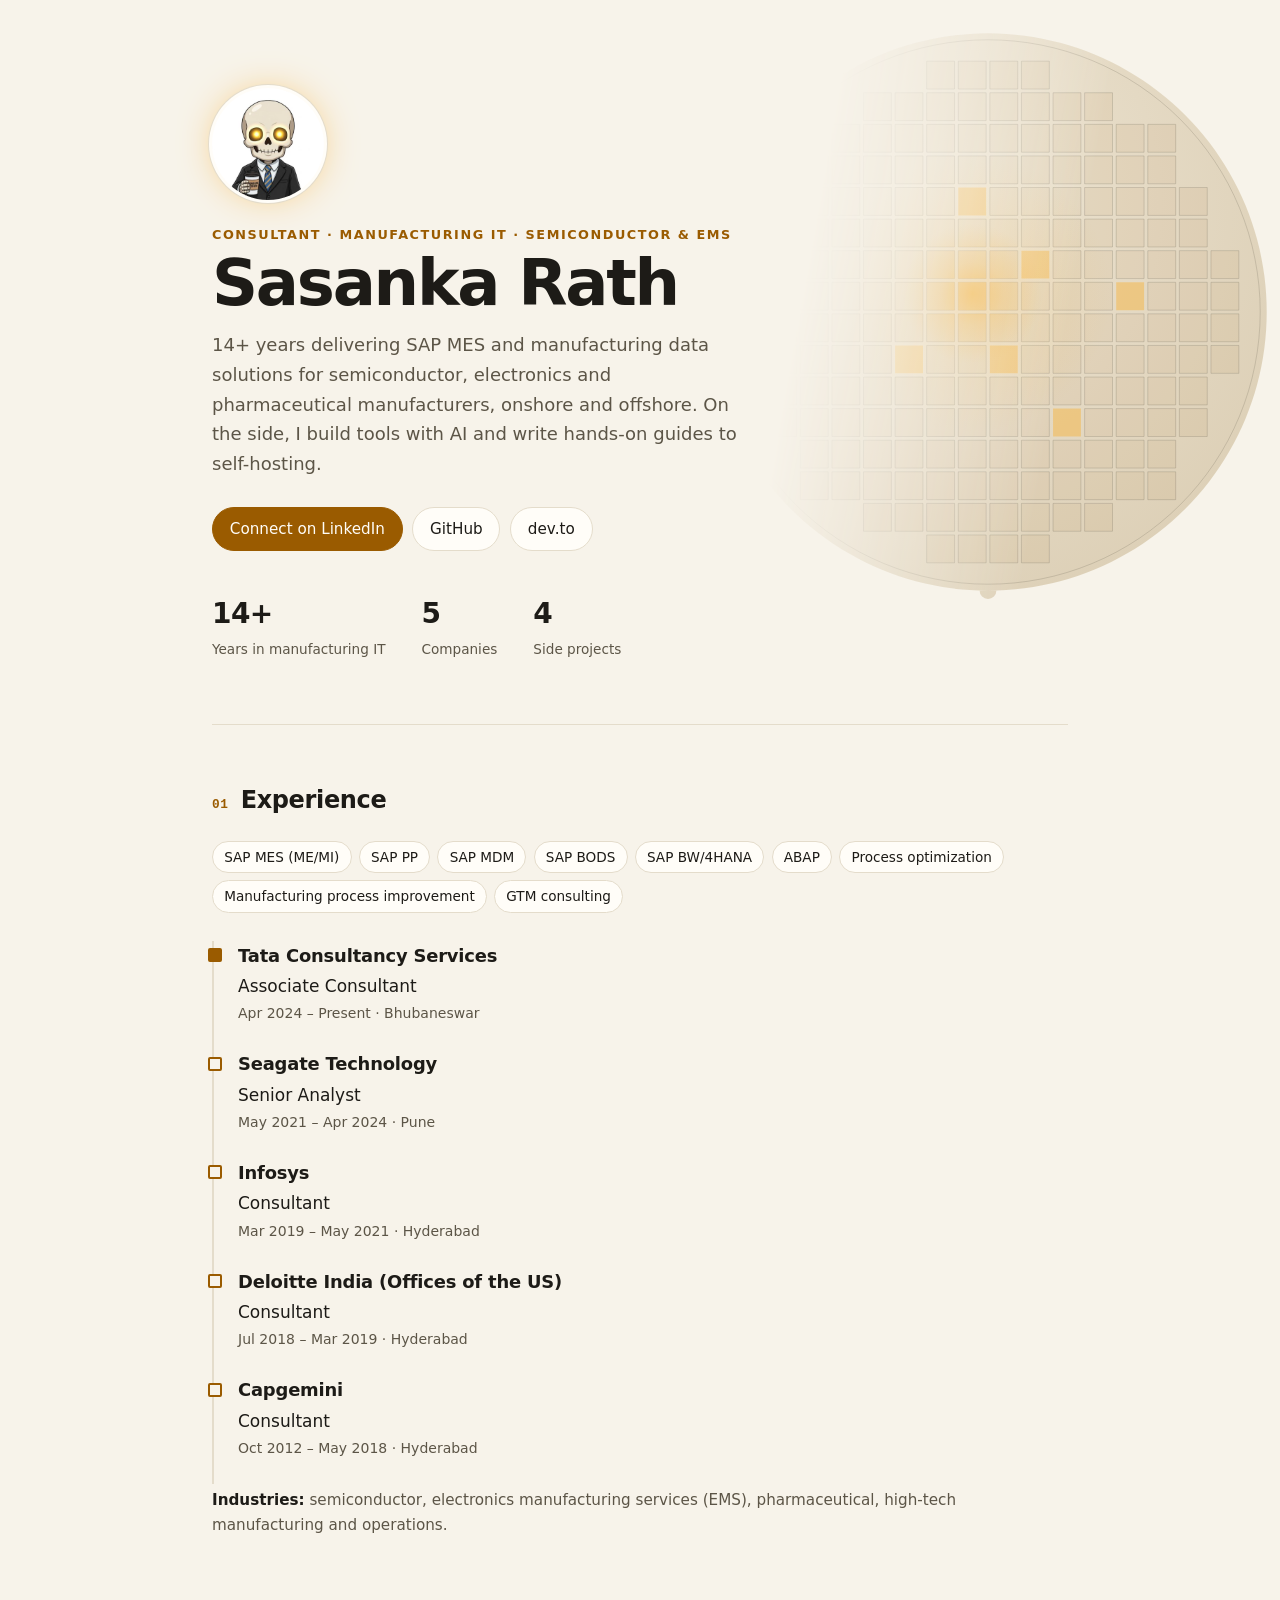
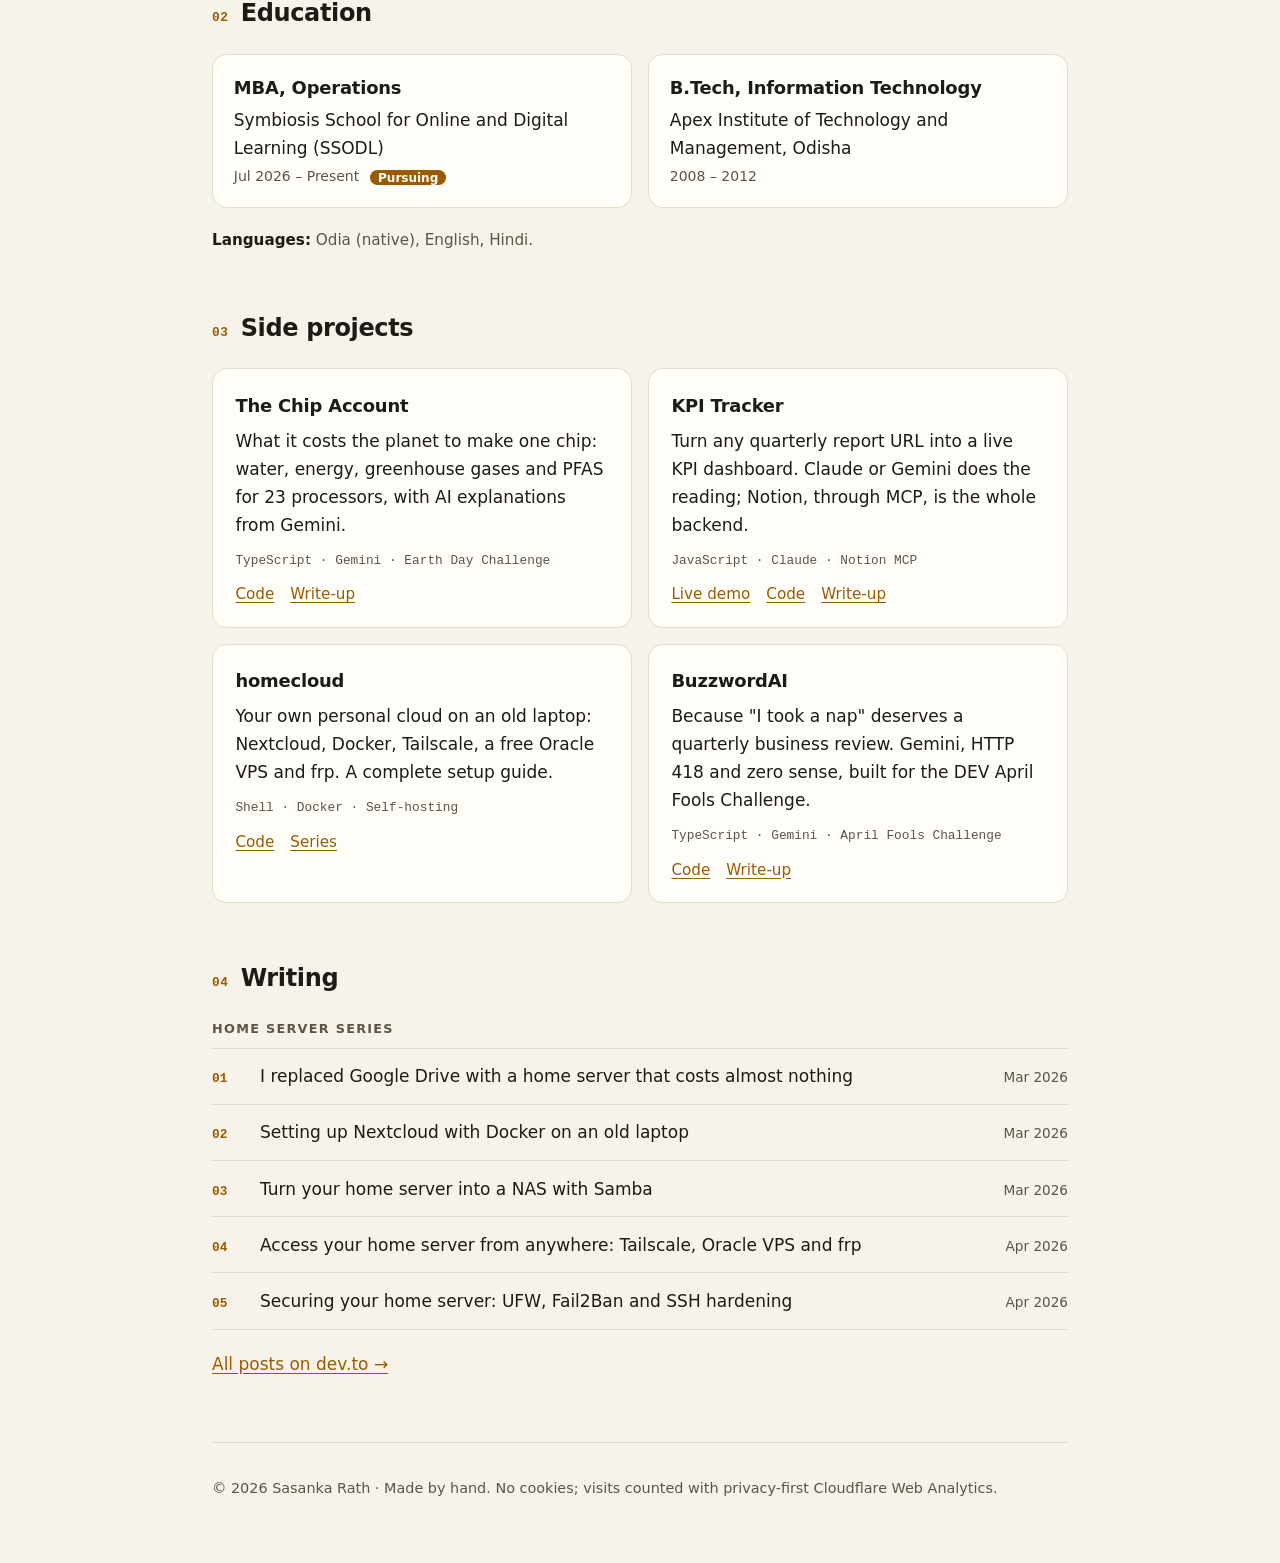
<file: index.html>
<!doctype html>
<html lang="en">
<head>
<meta charset="utf-8">
<meta name="viewport" content="width=device-width, initial-scale=1">
<title>Sasanka Rath · Manufacturing IT consultant (SAP MES, Semiconductor, EMS)</title>
<meta name="description" content="Sasanka Rath is a manufacturing IT consultant with 14+ years in SAP MES (ME/MI), PP, MDM and data management for semiconductor, EMS and pharmaceutical manufacturing. Pursuing an MBA in Operations at SSODL.">
<link rel="canonical" href="https://sasrath.com/">
<meta name="author" content="Sasanka Rath">
<meta name="theme-color" content="#f7f3ea" media="(prefers-color-scheme: light)">
<meta name="theme-color" content="#14120f" media="(prefers-color-scheme: dark)">
<link rel="icon" href="/favicon.svg" type="image/svg+xml">
<link rel="apple-touch-icon" href="/avatar.jpg">
<link rel="stylesheet" href="/styles.css">
<script src="/site.js" defer></script>

<meta property="og:type" content="profile">
<meta property="og:url" content="https://sasrath.com/">
<meta property="og:title" content="Sasanka Rath · Manufacturing IT consultant (SAP MES, Semiconductor, EMS)">
<meta property="og:description" content="Manufacturing IT consultant with 14+ years in SAP MES and data for semiconductor, EMS and pharma. Projects, writing and home-server guides.">
<meta property="og:image" content="https://sasrath.com/avatar.jpg">
<meta property="profile:first_name" content="Sasanka">
<meta property="profile:last_name" content="Rath">
<meta name="twitter:card" content="summary">

<script type="application/ld+json">
{
  "@context": "https://schema.org",
  "@type": "Person",
  "name": "Sasanka Rath",
  "alternateName": ["Sasanka Sekhar Rath", "Skully"],
  "url": "https://sasrath.com/",
  "image": "https://sasrath.com/avatar.jpg",
  "jobTitle": "Consultant, Manufacturing IT (Semiconductor, EMS)",
  "worksFor": {"@type": "Organization", "name": "Tata Consultancy Services"},
  "alumniOf": {"@type": "CollegeOrUniversity", "name": "Apex Institute of Technology and Management"},
  "knowsAbout": ["SAP MES", "SAP ME/MI", "SAP PP", "SAP MDM", "SAP BODS", "SAP BW/4HANA", "ABAP", "Manufacturing process improvement", "Process optimization", "Semiconductor manufacturing", "Electronics manufacturing services"],
  "knowsLanguage": ["Odia", "English", "Hindi"],
  "homeLocation": {"@type": "Place", "name": "Bhubaneswar, Odisha, India"},
  "sameAs": [
    "https://www.linkedin.com/in/sasanka-sekhar-rath-9b4a0a18/",
    "https://github.com/sasrath",
    "https://dev.to/avgskully"
  ]
}
</script>
</head>
<body>
<a class="skip" href="#main">Skip to content</a>

<header class="hero">
<div class="hero-wrap">
  <svg class="wafer" viewBox="0 0 620 620" aria-hidden="true" focusable="false" data-r="246">
  <defs>
    <radialGradient id="wsheen" cx="35%" cy="30%" r="75%"><stop offset="0" class="sheen-a"/><stop offset="1" class="sheen-b"/></radialGradient>
    <radialGradient id="beam"><stop offset="0" class="beam-a"/><stop offset="0.45" class="beam-b"/><stop offset="1" class="beam-c"/></radialGradient>
    <clipPath id="dieclip"><path d="M40 244h30v30h-30zM40 278h30v30h-30zM40 312h30v30h-30zM40 346h30v30h-30zM74 176h30v30h-30zM74 210h30v30h-30zM74 244h30v30h-30zM74 278h30v30h-30zM74 312h30v30h-30zM74 346h30v30h-30zM74 380h30v30h-30zM74 414h30v30h-30zM108 108h30v30h-30zM108 142h30v30h-30zM108 176h30v30h-30zM108 210h30v30h-30zM108 244h30v30h-30zM108 278h30v30h-30zM108 312h30v30h-30zM108 346h30v30h-30zM108 380h30v30h-30zM108 414h30v30h-30zM108 448h30v30h-30zM108 482h30v30h-30zM142 108h30v30h-30zM142 142h30v30h-30zM142 176h30v30h-30zM142 210h30v30h-30zM142 244h30v30h-30zM142 278h30v30h-30zM142 312h30v30h-30zM142 346h30v30h-30zM142 380h30v30h-30zM142 414h30v30h-30zM142 448h30v30h-30zM142 482h30v30h-30zM176 74h30v30h-30zM176 108h30v30h-30zM176 142h30v30h-30zM176 176h30v30h-30zM176 210h30v30h-30zM176 244h30v30h-30zM176 278h30v30h-30zM176 312h30v30h-30zM176 346h30v30h-30zM176 380h30v30h-30zM176 414h30v30h-30zM176 448h30v30h-30zM176 482h30v30h-30zM176 516h30v30h-30zM210 74h30v30h-30zM210 108h30v30h-30zM210 142h30v30h-30zM210 176h30v30h-30zM210 210h30v30h-30zM210 244h30v30h-30zM210 278h30v30h-30zM210 312h30v30h-30zM210 380h30v30h-30zM210 414h30v30h-30zM210 448h30v30h-30zM210 482h30v30h-30zM210 516h30v30h-30zM244 40h30v30h-30zM244 74h30v30h-30zM244 108h30v30h-30zM244 142h30v30h-30zM244 176h30v30h-30zM244 210h30v30h-30zM244 244h30v30h-30zM244 278h30v30h-30zM244 312h30v30h-30zM244 346h30v30h-30zM244 380h30v30h-30zM244 414h30v30h-30zM244 448h30v30h-30zM244 482h30v30h-30zM244 516h30v30h-30zM244 550h30v30h-30zM278 40h30v30h-30zM278 74h30v30h-30zM278 108h30v30h-30zM278 142h30v30h-30zM278 210h30v30h-30zM278 244h30v30h-30zM278 278h30v30h-30zM278 312h30v30h-30zM278 346h30v30h-30zM278 380h30v30h-30zM278 414h30v30h-30zM278 448h30v30h-30zM278 482h30v30h-30zM278 516h30v30h-30zM278 550h30v30h-30zM312 40h30v30h-30zM312 74h30v30h-30zM312 108h30v30h-30zM312 142h30v30h-30zM312 176h30v30h-30zM312 210h30v30h-30zM312 244h30v30h-30zM312 278h30v30h-30zM312 312h30v30h-30zM312 380h30v30h-30zM312 414h30v30h-30zM312 448h30v30h-30zM312 482h30v30h-30zM312 516h30v30h-30zM312 550h30v30h-30zM346 40h30v30h-30zM346 74h30v30h-30zM346 108h30v30h-30zM346 142h30v30h-30zM346 176h30v30h-30zM346 210h30v30h-30zM346 278h30v30h-30zM346 312h30v30h-30zM346 346h30v30h-30zM346 380h30v30h-30zM346 414h30v30h-30zM346 448h30v30h-30zM346 482h30v30h-30zM346 516h30v30h-30zM346 550h30v30h-30zM380 74h30v30h-30zM380 108h30v30h-30zM380 142h30v30h-30zM380 176h30v30h-30zM380 210h30v30h-30zM380 244h30v30h-30zM380 278h30v30h-30zM380 312h30v30h-30zM380 346h30v30h-30zM380 380h30v30h-30zM380 448h30v30h-30zM380 482h30v30h-30zM380 516h30v30h-30zM414 74h30v30h-30zM414 108h30v30h-30zM414 142h30v30h-30zM414 176h30v30h-30zM414 210h30v30h-30zM414 244h30v30h-30zM414 278h30v30h-30zM414 312h30v30h-30zM414 346h30v30h-30zM414 380h30v30h-30zM414 414h30v30h-30zM414 448h30v30h-30zM414 482h30v30h-30zM414 516h30v30h-30zM448 108h30v30h-30zM448 142h30v30h-30zM448 176h30v30h-30zM448 210h30v30h-30zM448 244h30v30h-30zM448 312h30v30h-30zM448 346h30v30h-30zM448 380h30v30h-30zM448 414h30v30h-30zM448 448h30v30h-30zM448 482h30v30h-30zM482 108h30v30h-30zM482 142h30v30h-30zM482 176h30v30h-30zM482 210h30v30h-30zM482 244h30v30h-30zM482 278h30v30h-30zM482 312h30v30h-30zM482 346h30v30h-30zM482 380h30v30h-30zM482 414h30v30h-30zM482 448h30v30h-30zM482 482h30v30h-30zM516 176h30v30h-30zM516 210h30v30h-30zM516 244h30v30h-30zM516 278h30v30h-30zM516 312h30v30h-30zM516 346h30v30h-30zM516 380h30v30h-30zM516 414h30v30h-30zM550 244h30v30h-30zM550 278h30v30h-30zM550 312h30v30h-30zM550 346h30v30h-30zM210 346h30v30h-30zM278 176h30v30h-30zM312 346h30v30h-30zM346 244h30v30h-30zM380 414h30v30h-30zM448 278h30v30h-30z"/></clipPath>
    <clipPath id="discclip"><circle cx="310" cy="310" r="300"/></clipPath>
  </defs>
  <g class="wafer-spin">
    <path class="wafer-disc" d="M310 10a300 300 0 1 1 -0.01 0zM301 610a9 9 0 0 0 18 0z" fill="url(#wsheen)" fill-rule="evenodd"/>
    <circle class="wafer-rim" cx="310" cy="310" r="293.0"/>
    <path class="wafer-dies" d="M40 244h30v30h-30zM40 278h30v30h-30zM40 312h30v30h-30zM40 346h30v30h-30zM74 176h30v30h-30zM74 210h30v30h-30zM74 244h30v30h-30zM74 278h30v30h-30zM74 312h30v30h-30zM74 346h30v30h-30zM74 380h30v30h-30zM74 414h30v30h-30zM108 108h30v30h-30zM108 142h30v30h-30zM108 176h30v30h-30zM108 210h30v30h-30zM108 244h30v30h-30zM108 278h30v30h-30zM108 312h30v30h-30zM108 346h30v30h-30zM108 380h30v30h-30zM108 414h30v30h-30zM108 448h30v30h-30zM108 482h30v30h-30zM142 108h30v30h-30zM142 142h30v30h-30zM142 176h30v30h-30zM142 210h30v30h-30zM142 244h30v30h-30zM142 278h30v30h-30zM142 312h30v30h-30zM142 346h30v30h-30zM142 380h30v30h-30zM142 414h30v30h-30zM142 448h30v30h-30zM142 482h30v30h-30zM176 74h30v30h-30zM176 108h30v30h-30zM176 142h30v30h-30zM176 176h30v30h-30zM176 210h30v30h-30zM176 244h30v30h-30zM176 278h30v30h-30zM176 312h30v30h-30zM176 346h30v30h-30zM176 380h30v30h-30zM176 414h30v30h-30zM176 448h30v30h-30zM176 482h30v30h-30zM176 516h30v30h-30zM210 74h30v30h-30zM210 108h30v30h-30zM210 142h30v30h-30zM210 176h30v30h-30zM210 210h30v30h-30zM210 244h30v30h-30zM210 278h30v30h-30zM210 312h30v30h-30zM210 380h30v30h-30zM210 414h30v30h-30zM210 448h30v30h-30zM210 482h30v30h-30zM210 516h30v30h-30zM244 40h30v30h-30zM244 74h30v30h-30zM244 108h30v30h-30zM244 142h30v30h-30zM244 176h30v30h-30zM244 210h30v30h-30zM244 244h30v30h-30zM244 278h30v30h-30zM244 312h30v30h-30zM244 346h30v30h-30zM244 380h30v30h-30zM244 414h30v30h-30zM244 448h30v30h-30zM244 482h30v30h-30zM244 516h30v30h-30zM244 550h30v30h-30zM278 40h30v30h-30zM278 74h30v30h-30zM278 108h30v30h-30zM278 142h30v30h-30zM278 210h30v30h-30zM278 244h30v30h-30zM278 278h30v30h-30zM278 312h30v30h-30zM278 346h30v30h-30zM278 380h30v30h-30zM278 414h30v30h-30zM278 448h30v30h-30zM278 482h30v30h-30zM278 516h30v30h-30zM278 550h30v30h-30zM312 40h30v30h-30zM312 74h30v30h-30zM312 108h30v30h-30zM312 142h30v30h-30zM312 176h30v30h-30zM312 210h30v30h-30zM312 244h30v30h-30zM312 278h30v30h-30zM312 312h30v30h-30zM312 380h30v30h-30zM312 414h30v30h-30zM312 448h30v30h-30zM312 482h30v30h-30zM312 516h30v30h-30zM312 550h30v30h-30zM346 40h30v30h-30zM346 74h30v30h-30zM346 108h30v30h-30zM346 142h30v30h-30zM346 176h30v30h-30zM346 210h30v30h-30zM346 278h30v30h-30zM346 312h30v30h-30zM346 346h30v30h-30zM346 380h30v30h-30zM346 414h30v30h-30zM346 448h30v30h-30zM346 482h30v30h-30zM346 516h30v30h-30zM346 550h30v30h-30zM380 74h30v30h-30zM380 108h30v30h-30zM380 142h30v30h-30zM380 176h30v30h-30zM380 210h30v30h-30zM380 244h30v30h-30zM380 278h30v30h-30zM380 312h30v30h-30zM380 346h30v30h-30zM380 380h30v30h-30zM380 448h30v30h-30zM380 482h30v30h-30zM380 516h30v30h-30zM414 74h30v30h-30zM414 108h30v30h-30zM414 142h30v30h-30zM414 176h30v30h-30zM414 210h30v30h-30zM414 244h30v30h-30zM414 278h30v30h-30zM414 312h30v30h-30zM414 346h30v30h-30zM414 380h30v30h-30zM414 414h30v30h-30zM414 448h30v30h-30zM414 482h30v30h-30zM414 516h30v30h-30zM448 108h30v30h-30zM448 142h30v30h-30zM448 176h30v30h-30zM448 210h30v30h-30zM448 244h30v30h-30zM448 312h30v30h-30zM448 346h30v30h-30zM448 380h30v30h-30zM448 414h30v30h-30zM448 448h30v30h-30zM448 482h30v30h-30zM482 108h30v30h-30zM482 142h30v30h-30zM482 176h30v30h-30zM482 210h30v30h-30zM482 244h30v30h-30zM482 278h30v30h-30zM482 312h30v30h-30zM482 346h30v30h-30zM482 380h30v30h-30zM482 414h30v30h-30zM482 448h30v30h-30zM482 482h30v30h-30zM516 176h30v30h-30zM516 210h30v30h-30zM516 244h30v30h-30zM516 278h30v30h-30zM516 312h30v30h-30zM516 346h30v30h-30zM516 380h30v30h-30zM516 414h30v30h-30zM550 244h30v30h-30zM550 278h30v30h-30zM550 312h30v30h-30zM550 346h30v30h-30z"/>
    <path class="wafer-lit" d="M210 346h30v30h-30zM278 176h30v30h-30zM312 346h30v30h-30zM346 244h30v30h-30zM380 414h30v30h-30zM448 278h30v30h-30z"/>
    <g clip-path="url(#discclip)"><circle class="beam beam-halo" cx="220" cy="240" r="150" fill="url(#beam)"/></g>
    <g clip-path="url(#dieclip)"><circle class="beam beam-core" cx="220" cy="240" r="75" fill="url(#beam)"/></g>
  </g>
</svg>
  <div class="hero-inner">
    <img class="avatar" src="/avatar.jpg" width="112" height="112" alt="Sasanka's avatar: an illustrated skeleton in a suit holding a Deadline Coffee cup">
    <p class="role">Consultant · Manufacturing IT · Semiconductor &amp; EMS</p>
    <h1>Sasanka Rath</h1>
    <p class="lede">14+ years delivering SAP MES and manufacturing data solutions for semiconductor, electronics and pharmaceutical manufacturers, onshore and offshore. On the side, I build tools with AI and write hands-on guides to self-hosting.</p>
    <nav class="links" aria-label="Profiles">
      <a class="primary" href="https://www.linkedin.com/in/sasanka-sekhar-rath-9b4a0a18/" rel="me">Connect on LinkedIn</a>
      <a href="https://github.com/sasrath" rel="me">GitHub</a>
      <a href="https://dev.to/avgskully" rel="me">dev.to</a>
    </nav>
    <dl class="stats">
      <div><dt>Years in manufacturing IT</dt><dd>14+</dd></div>
      <div><dt>Companies</dt><dd>5</dd></div>
      <div><dt>Side projects</dt><dd>4</dd></div>
    </dl>
  </div>
</div>
</header>

<main id="main">
  <section aria-labelledby="experience">
    <h2 id="experience"><span class="idx">01</span>Experience</h2>
    <ul class="chips" aria-label="Expertise">
      <li>SAP MES (ME/MI)</li><li>SAP PP</li><li>SAP MDM</li><li>SAP BODS</li><li>SAP BW/4HANA</li><li>ABAP</li>
      <li>Process optimization</li><li>Manufacturing process improvement</li><li>GTM consulting</li>
    </ul>
    <ol class="timeline">
      <li><h3>Tata Consultancy Services</h3><p class="pos">Associate Consultant</p><p class="when"><time datetime="2024-04">Apr 2024</time> – Present · Bhubaneswar</p></li>
      <li><h3>Seagate Technology</h3><p class="pos">Senior Analyst</p><p class="when"><time datetime="2021-05">May 2021</time> – <time datetime="2024-04">Apr 2024</time> · Pune</p></li>
      <li><h3>Infosys</h3><p class="pos">Consultant</p><p class="when"><time datetime="2019-03">Mar 2019</time> – <time datetime="2021-05">May 2021</time> · Hyderabad</p></li>
      <li><h3>Deloitte India (Offices of the US)</h3><p class="pos">Consultant</p><p class="when"><time datetime="2018-07">Jul 2018</time> – <time datetime="2019-03">Mar 2019</time> · Hyderabad</p></li>
      <li><h3>Capgemini</h3><p class="pos">Consultant</p><p class="when"><time datetime="2012-10">Oct 2012</time> – <time datetime="2018-05">May 2018</time> · Hyderabad</p></li>
    </ol>
    <p class="domains"><strong>Industries:</strong> semiconductor, electronics manufacturing services (EMS), pharmaceutical, high-tech manufacturing and operations.</p>
  </section>

  <section aria-labelledby="education">
    <h2 id="education"><span class="idx">02</span>Education</h2>
    <ul class="edu">
      <li><h3>MBA, Operations</h3><p>Symbiosis School for Online and Digital Learning (SSODL)</p><p class="when"><time datetime="2026-07">Jul 2026</time> – Present <span class="badge">Pursuing</span></p></li>
      <li><h3>B.Tech, Information Technology</h3><p>Apex Institute of Technology and Management, Odisha</p><p class="when">2008 – 2012</p></li>
    </ul>
    <p class="domains"><strong>Languages:</strong> Odia (native), English, Hindi.</p>
  </section>

  <section aria-labelledby="projects">
    <h2 id="projects"><span class="idx">03</span>Side projects</h2>
    <ul class="cards">
      <li class="card">
        <h3>The Chip Account</h3>
        <p>What it costs the planet to make one chip: water, energy, greenhouse gases and PFAS for 23 processors, with AI explanations from Gemini.</p>
        <p class="meta">TypeScript · Gemini · Earth Day Challenge</p>
        <p class="actions"><a href="https://github.com/sasrath/TheChipAccount">Code</a><a href="https://dev.to/avgskully/the-chip-account-what-it-costs-the-planet-to-make-one-chip-1mn4">Write-up</a></p>
      </li>
      <li class="card">
        <h3>KPI Tracker</h3>
        <p>Turn any quarterly report URL into a live KPI dashboard. Claude or Gemini does the reading; Notion, through MCP, is the whole backend.</p>
        <p class="meta">JavaScript · Claude · Notion MCP</p>
        <p class="actions"><a href="https://notion-kpi-tracker.vercel.app">Live demo</a><a href="https://github.com/sasrath/notion-kpi-tracker">Code</a><a href="https://dev.to/avgskully/kpi-tracker-ai-powered-client-performance-dashboard-with-notion-as-the-entire-backend-1hld">Write-up</a></p>
      </li>
      <li class="card">
        <h3>homecloud</h3>
        <p>Your own personal cloud on an old laptop: Nextcloud, Docker, Tailscale, a free Oracle VPS and frp. A complete setup guide.</p>
        <p class="meta">Shell · Docker · Self-hosting</p>
        <p class="actions"><a href="https://github.com/sasrath/homecloud">Code</a><a href="https://dev.to/avgskully/i-replaced-google-drive-with-a-home-server-that-costs-almost-nothing-2c6l">Series</a></p>
      </li>
      <li class="card">
        <h3>BuzzwordAI</h3>
        <p>Because "I took a nap" deserves a quarterly business review. Gemini, HTTP 418 and zero sense, built for the DEV April Fools Challenge.</p>
        <p class="meta">TypeScript · Gemini · April Fools Challenge</p>
        <p class="actions"><a href="https://github.com/sasrath/buzzwordAI">Code</a><a href="https://dev.to/avgskully/i-built-an-ai-that-speaks-fluent-linkedin-and-its-terrifying-25a7">Write-up</a></p>
      </li>
    </ul>
  </section>

  <section aria-labelledby="writing">
    <h2 id="writing"><span class="idx">04</span>Writing</h2>
    <h3 class="series">Home server series</h3>
    <ol class="posts">
      <li><a href="https://dev.to/avgskully/i-replaced-google-drive-with-a-home-server-that-costs-almost-nothing-2c6l">I replaced Google Drive with a home server that costs almost nothing</a><time datetime="2026-03-21">Mar 2026</time></li>
      <li><a href="https://dev.to/avgskully/setting-up-nextcloud-with-docker-on-an-old-laptop-your-own-google-drive-in-30-minutes-4ain">Setting up Nextcloud with Docker on an old laptop</a><time datetime="2026-03-24">Mar 2026</time></li>
      <li><a href="https://dev.to/avgskully/turn-your-home-server-into-a-nas-access-files-from-any-device-with-samba-5fgl">Turn your home server into a NAS with Samba</a><time datetime="2026-03-31">Mar 2026</time></li>
      <li><a href="https://dev.to/avgskully/access-your-home-server-from-anywhere-tailscale-oracle-vps-and-frp-4887">Access your home server from anywhere: Tailscale, Oracle VPS and frp</a><time datetime="2026-04-04">Apr 2026</time></li>
      <li><a href="https://dev.to/avgskully/securing-your-home-server-ufw-fail2ban-ssh-hardening-and-lessons-learned-5630">Securing your home server: UFW, Fail2Ban and SSH hardening</a><time datetime="2026-04-13">Apr 2026</time></li>
    </ol>
    <p class="more"><a href="https://dev.to/avgskully">All posts on dev.to →</a></p>
  </section>
</main>

<footer>
  <p>© 2026 Sasanka Rath · Made by hand. No cookies; visits counted with privacy-first Cloudflare Web Analytics.</p>
</footer>
</body>
</html>
</file>
<file: styles.css>
:root {
  --bg: #f7f3ea;
  --surface: #fffdf8;
  --text: #1d1b17;
  --muted: #5c5547;
  --line: #e4dccb;
  --accent: #9a5b00;
  --accent-soft: #f5b544;
  --on-accent: #fffdf8;
  --wafer-a: #efe7d6;
  --wafer-b: #ddd0b7;
  --die: rgba(154, 91, 0, 0.06);
  --die-line: rgba(92, 85, 71, 0.22);
  color-scheme: light dark;
}
@media (prefers-color-scheme: dark) {
  :root {
    --bg: #14120f;
    --surface: #1d1a16;
    --text: #ece6d9;
    --muted: #a69d8b;
    --line: #322d26;
    --accent: #f5b544;
    --accent-soft: #f5b544;
    --on-accent: #14120f;
    --wafer-a: #2b2621;
    --wafer-b: #181512;
    --die: rgba(245, 181, 68, 0.05);
    --die-line: rgba(236, 230, 217, 0.13);
  }
}

* { box-sizing: border-box; }
html { -webkit-text-size-adjust: 100%; }
body {
  margin: 0;
  padding-bottom: 3rem;
  background: var(--bg);
  color: var(--text);
  font: 1.0625rem/1.65 ui-sans-serif, system-ui, -apple-system, "Segoe UI", Roboto, sans-serif;
}
a { color: var(--accent); text-underline-offset: 0.18em; }
a:hover { text-decoration-thickness: 2px; }
a:focus-visible { outline: 2px solid var(--accent); outline-offset: 3px; border-radius: 4px; }

.skip { position: absolute; left: -999px; }
.skip:focus { left: 1rem; top: 1rem; z-index: 1; background: var(--surface); padding: 0.5rem 0.75rem; }

/* Centered column; the hero is full-width so the wafer is clipped at the screen edge, not the column */
.hero-wrap, main, footer { width: min(100% - 2.5rem, 53.5rem); margin-inline: auto; }
.hero { overflow: hidden; overflow: clip; }
.hero-wrap { position: relative; isolation: isolate; padding: 5.5rem 0 4rem; border-bottom: 1px solid var(--line); }
.hero-inner { max-width: 34rem; }
.wafer {
  position: absolute;
  z-index: -1;
  top: 1.5rem;
  right: -13rem;
  width: 36rem;
  height: auto;
  -webkit-mask-image: linear-gradient(100deg, transparent 22%, #000 62%);
  mask-image: linear-gradient(100deg, transparent 22%, #000 62%);
}
.sheen-a { stop-color: var(--wafer-a); }
.sheen-b { stop-color: var(--wafer-b); }
.wafer-rim { fill: none; stroke: var(--die-line); stroke-width: 1; }
.wafer-dies { fill: var(--die); stroke: var(--die-line); stroke-width: 1; }
.wafer-lit { fill: var(--accent-soft); opacity: 0.5; animation: lit 5s ease-in-out infinite alternate; }
@keyframes lit { to { opacity: 0.15; } }
@media (prefers-reduced-motion: reduce) { .wafer-lit { animation: none; } }

.avatar {
  display: block;
  width: 112px;
  height: 112px;
  margin-bottom: 1.5rem;
  border-radius: 50%;
  background: #fff;
  box-shadow: 0 0 0 3px var(--surface), 0 0 0 4px var(--line), 0 0 2.5rem -0.6rem var(--accent-soft);
}
.role {
  margin: 0;
  color: var(--accent);
  font-size: 0.8rem;
  font-weight: 600;
  letter-spacing: 0.12em;
  text-transform: uppercase;
}
h1 { margin: 0.35rem 0 0.9rem; font-size: clamp(2.6rem, 8vw, 4rem); line-height: 1.02; letter-spacing: -0.035em; }
.lede { margin: 0 0 1.75rem; color: var(--muted); font-size: 1.125rem; }

.links { display: flex; flex-wrap: wrap; gap: 0.6rem; }
.links a {
  padding: 0.55rem 1.05rem;
  border: 1px solid var(--line);
  border-radius: 999px;
  background: var(--surface);
  color: var(--text);
  text-decoration: none;
  font-size: 0.95rem;
  font-weight: 500;
  transition: border-color 0.15s, color 0.15s, transform 0.15s;
}
.links a:hover { border-color: var(--accent); color: var(--accent); transform: translateY(-1px); }
.links a.primary { background: var(--accent); border-color: var(--accent); color: var(--on-accent); }
.links a.primary:hover { color: var(--on-accent); filter: brightness(1.08); }

.stats { display: flex; flex-wrap: wrap; gap: 2.25rem; margin: 2.5rem 0 0; }
.stats div { display: flex; flex-direction: column-reverse; }
.stats dt { color: var(--muted); font-size: 0.85rem; }
.stats dd { margin: 0; font-size: 1.75rem; font-weight: 650; letter-spacing: -0.02em; font-variant-numeric: tabular-nums; }

/* Sections */
h2 { display: flex; align-items: baseline; gap: 0.75rem; margin: 3.5rem 0 1.25rem; font-size: 1.5rem; letter-spacing: -0.015em; }
.idx { color: var(--accent); font: 600 0.8rem ui-monospace, SFMono-Regular, Menlo, monospace; letter-spacing: 0.05em; }
h3 { margin: 0 0 0.4rem; font-size: 1.12rem; letter-spacing: -0.01em; }

.cards { list-style: none; margin: 0; padding: 0; display: grid; grid-template-columns: repeat(auto-fit, minmax(18rem, 1fr)); gap: 1rem; }
.card {
  position: relative;
  padding: 1.35rem 1.4rem 1.2rem;
  background: var(--surface);
  border: 1px solid var(--line);
  border-radius: 0.9rem;
  transition: border-color 0.2s, transform 0.2s, box-shadow 0.2s;
}
.card::before {
  content: "";
  position: absolute;
  inset: -1px -1px auto;
  height: 3px;
  border-radius: 0.9rem 0.9rem 0 0;
  background: linear-gradient(90deg, var(--accent), transparent);
  opacity: 0;
  transition: opacity 0.2s;
}
.card:hover { border-color: color-mix(in srgb, var(--accent) 35%, var(--line)); transform: translateY(-2px); box-shadow: 0 0.75rem 2rem -1.25rem rgba(0, 0, 0, 0.35); }
.card:hover::before { opacity: 1; }
.card p { margin: 0 0 0.75rem; }
.meta { color: var(--muted); font: 0.8rem/1.5 ui-monospace, SFMono-Regular, Menlo, monospace; }
.actions { display: flex; flex-wrap: wrap; gap: 1rem; margin-bottom: 0 !important; font-size: 0.95rem; font-weight: 500; }

.series { color: var(--muted); font-size: 0.8rem; font-weight: 600; letter-spacing: 0.1em; text-transform: uppercase; margin-bottom: 0.5rem; }
.posts { list-style: none; margin: 0; padding: 0; counter-reset: post; border-top: 1px solid var(--line); }
.posts li {
  counter-increment: post;
  display: grid;
  grid-template-columns: 2.25rem 1fr auto;
  gap: 0.75rem;
  align-items: baseline;
  padding: 0.85rem 0;
  border-bottom: 1px solid var(--line);
}
.posts li::before { content: counter(post, decimal-leading-zero); color: var(--accent); font: 600 0.8rem ui-monospace, SFMono-Regular, Menlo, monospace; }
.posts a { color: var(--text); text-decoration: none; font-weight: 500; }
.posts a:hover { color: var(--accent); text-decoration: underline; }
.posts time { color: var(--muted); font-size: 0.85rem; white-space: nowrap; }
.more { margin-top: 1.25rem; font-weight: 500; }

footer { margin-top: 4rem; padding-top: 1.25rem; border-top: 1px solid var(--line); color: var(--muted); font-size: 0.9rem; }

@media (max-width: 60rem) {
  .wafer { right: -18rem; }
}
@media (max-width: 40rem) {
  .hero-wrap { padding-top: 3rem; }
  .wafer { top: 0.5rem; right: -13rem; width: 22rem; opacity: 0.6; }
  .stats { gap: 1.5rem; }
  .posts li { grid-template-columns: 2rem 1fr; }
  .posts time { grid-column: 2; }
}
.notfound { padding-top: 4rem; }

/* Experience and education */
.chips { list-style: none; display: flex; flex-wrap: wrap; gap: 0.45rem; margin: 0 0 1.75rem; padding: 0; }
.chips li { padding: 0.25rem 0.7rem; border: 1px solid var(--line); border-radius: 999px; background: var(--surface); font-size: 0.85rem; }
.timeline { list-style: none; margin: 0; padding: 0 0 0 1.5rem; border-left: 2px solid var(--line); }
.timeline li { position: relative; padding: 0 0 1.5rem; }
.timeline li::before {
  content: "";
  position: absolute;
  left: calc(-1.5rem - 6px);
  top: 0.45rem;
  width: 10px;
  height: 10px;
  border-radius: 2px;
  background: var(--bg);
  border: 2px solid var(--accent);
}
.timeline li:first-child::before { background: var(--accent); }
.timeline h3, .edu h3 { margin: 0; }
.pos { margin: 0.1rem 0 0; }
.when { margin: 0.15rem 0 0; color: var(--muted); font-size: 0.875rem; }
.domains { margin: 0.25rem 0 0; color: var(--muted); font-size: 0.95rem; }
.domains strong { color: var(--text); font-weight: 600; }
.edu { list-style: none; margin: 0 0 1.25rem; padding: 0; display: grid; grid-template-columns: repeat(auto-fit, minmax(18rem, 1fr)); gap: 1rem; }
.edu li { padding: 1.15rem 1.3rem; background: var(--surface); border: 1px solid var(--line); border-radius: 0.9rem; }
.edu p { margin: 0.2rem 0 0; }
.badge { margin-left: 0.4rem; padding: 0.05rem 0.5rem; border-radius: 999px; background: var(--accent); color: var(--on-accent); font-size: 0.75rem; font-weight: 600; }

/* Motion: revolving wafer with a bouncing light (light moved by site.js) */
.wafer { transform: perspective(1100px) rotateX(var(--rx, 0deg)) rotateY(var(--ry, 0deg)); transition: transform 0.7s cubic-bezier(0.2, 0.7, 0.2, 1); }
.wafer-spin { transform-box: view-box; transform-origin: 50% 50%; animation: spin 150s linear infinite; }
@keyframes spin { to { transform: rotate(360deg); } }
.wafer.paused .wafer-spin, .wafer.paused .wafer-lit { animation-play-state: paused; }
.beam-a { stop-color: var(--accent-soft); stop-opacity: 0.95; }
.beam-b { stop-color: var(--accent-soft); stop-opacity: 0.35; }
.beam-c { stop-color: var(--accent-soft); stop-opacity: 0; }
.beam-halo { opacity: 0.35; }
.beam-core { opacity: 0.9; }

/* Pointer spotlight on cards */
.card::after, .edu li::after {
  content: "";
  position: absolute;
  inset: 0;
  border-radius: inherit;
  background: radial-gradient(18rem circle at var(--mx, 50%) var(--my, 50%), color-mix(in srgb, var(--accent-soft) 14%, transparent), transparent 65%);
  opacity: 0;
  transition: opacity 0.25s;
  pointer-events: none;
}
.card:hover::after, .edu li:hover::after { opacity: 1; }
.edu li { position: relative; }

/* Scroll reveal (only applied by site.js to items below the fold) */
.rv { transition: opacity 0.5s ease-out var(--d, 0ms), translate 0.5s cubic-bezier(0.2, 0.7, 0.2, 1) var(--d, 0ms); }
.card.rv { transition: opacity 0.5s ease-out var(--d, 0ms), translate 0.5s cubic-bezier(0.2, 0.7, 0.2, 1) var(--d, 0ms), border-color 0.2s, transform 0.2s, box-shadow 0.2s; }
.pending { opacity: 0; translate: 0 14px; }

@media (prefers-reduced-motion: reduce) {
  .wafer { transform: none; transition: none; }
  .wafer-spin { animation: none; }
  .card, .card::before, .card::after, .links a { transition: none; }
}
</file>
